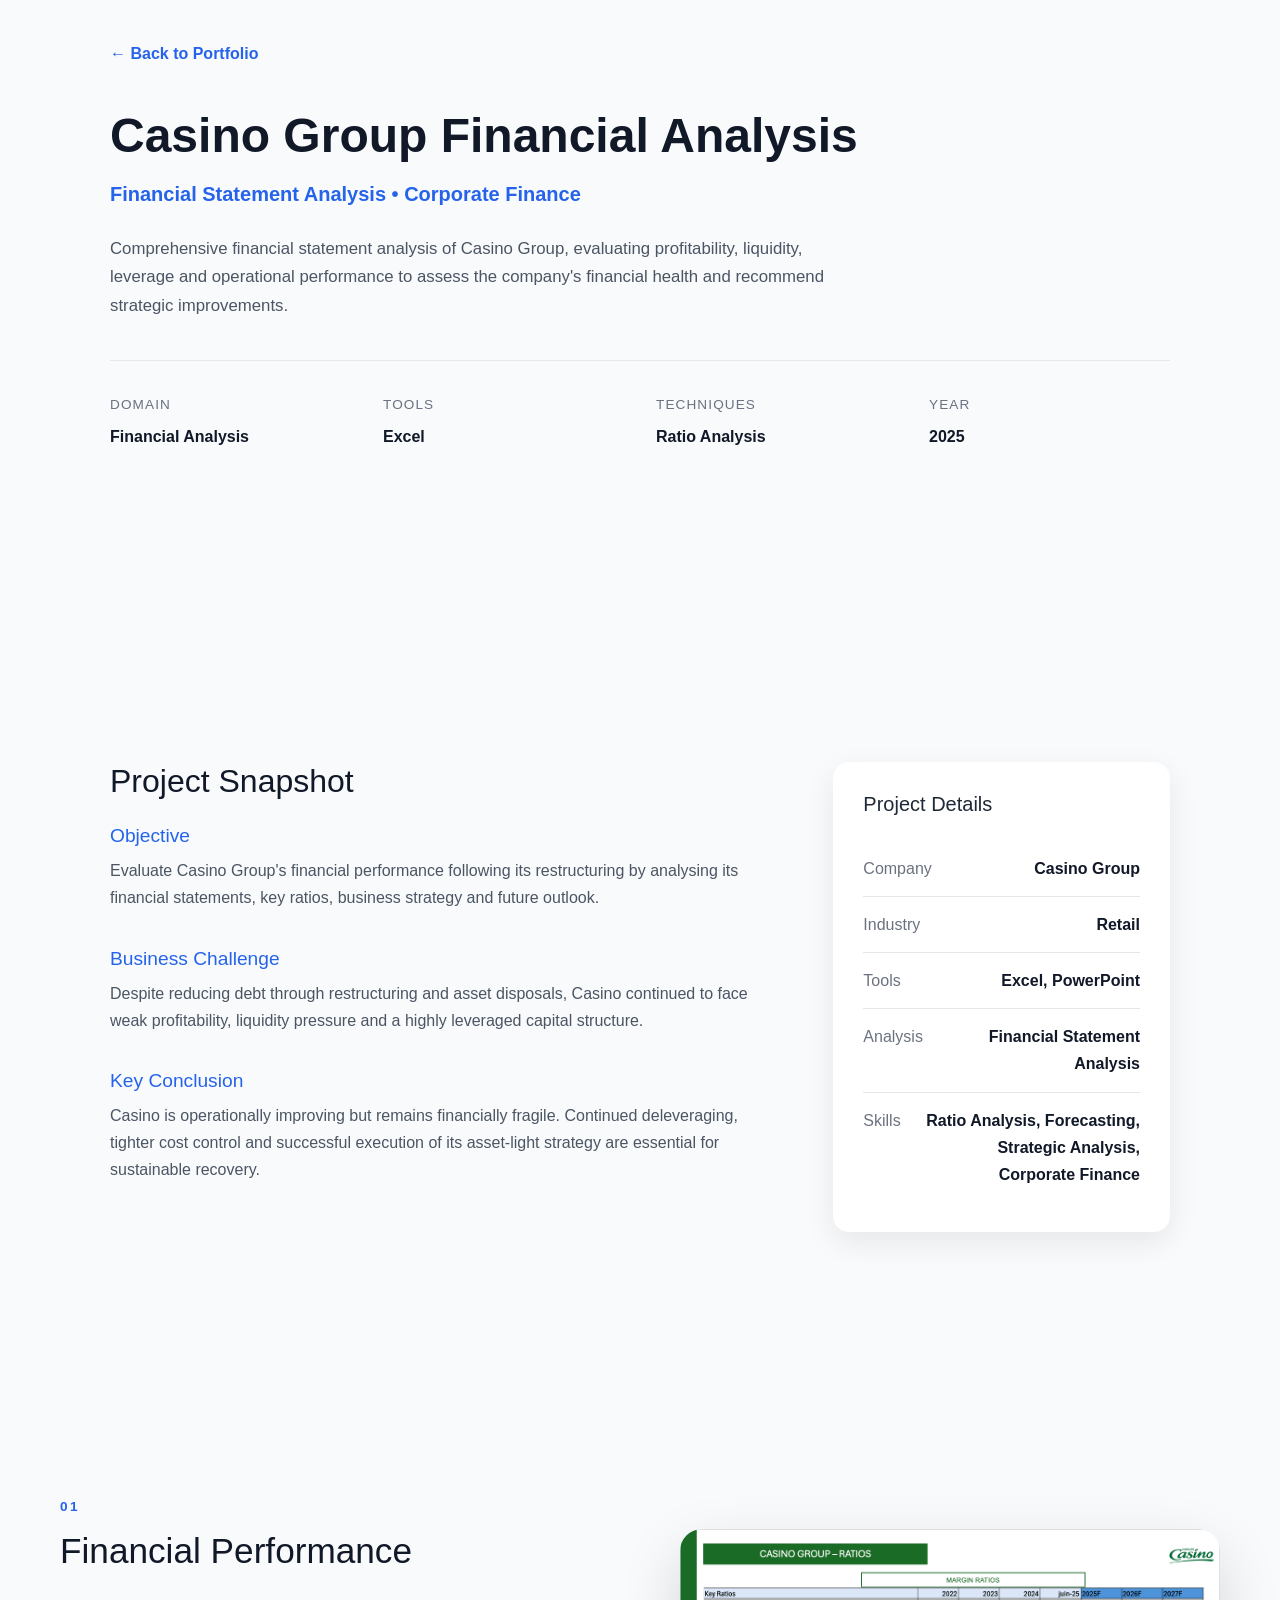
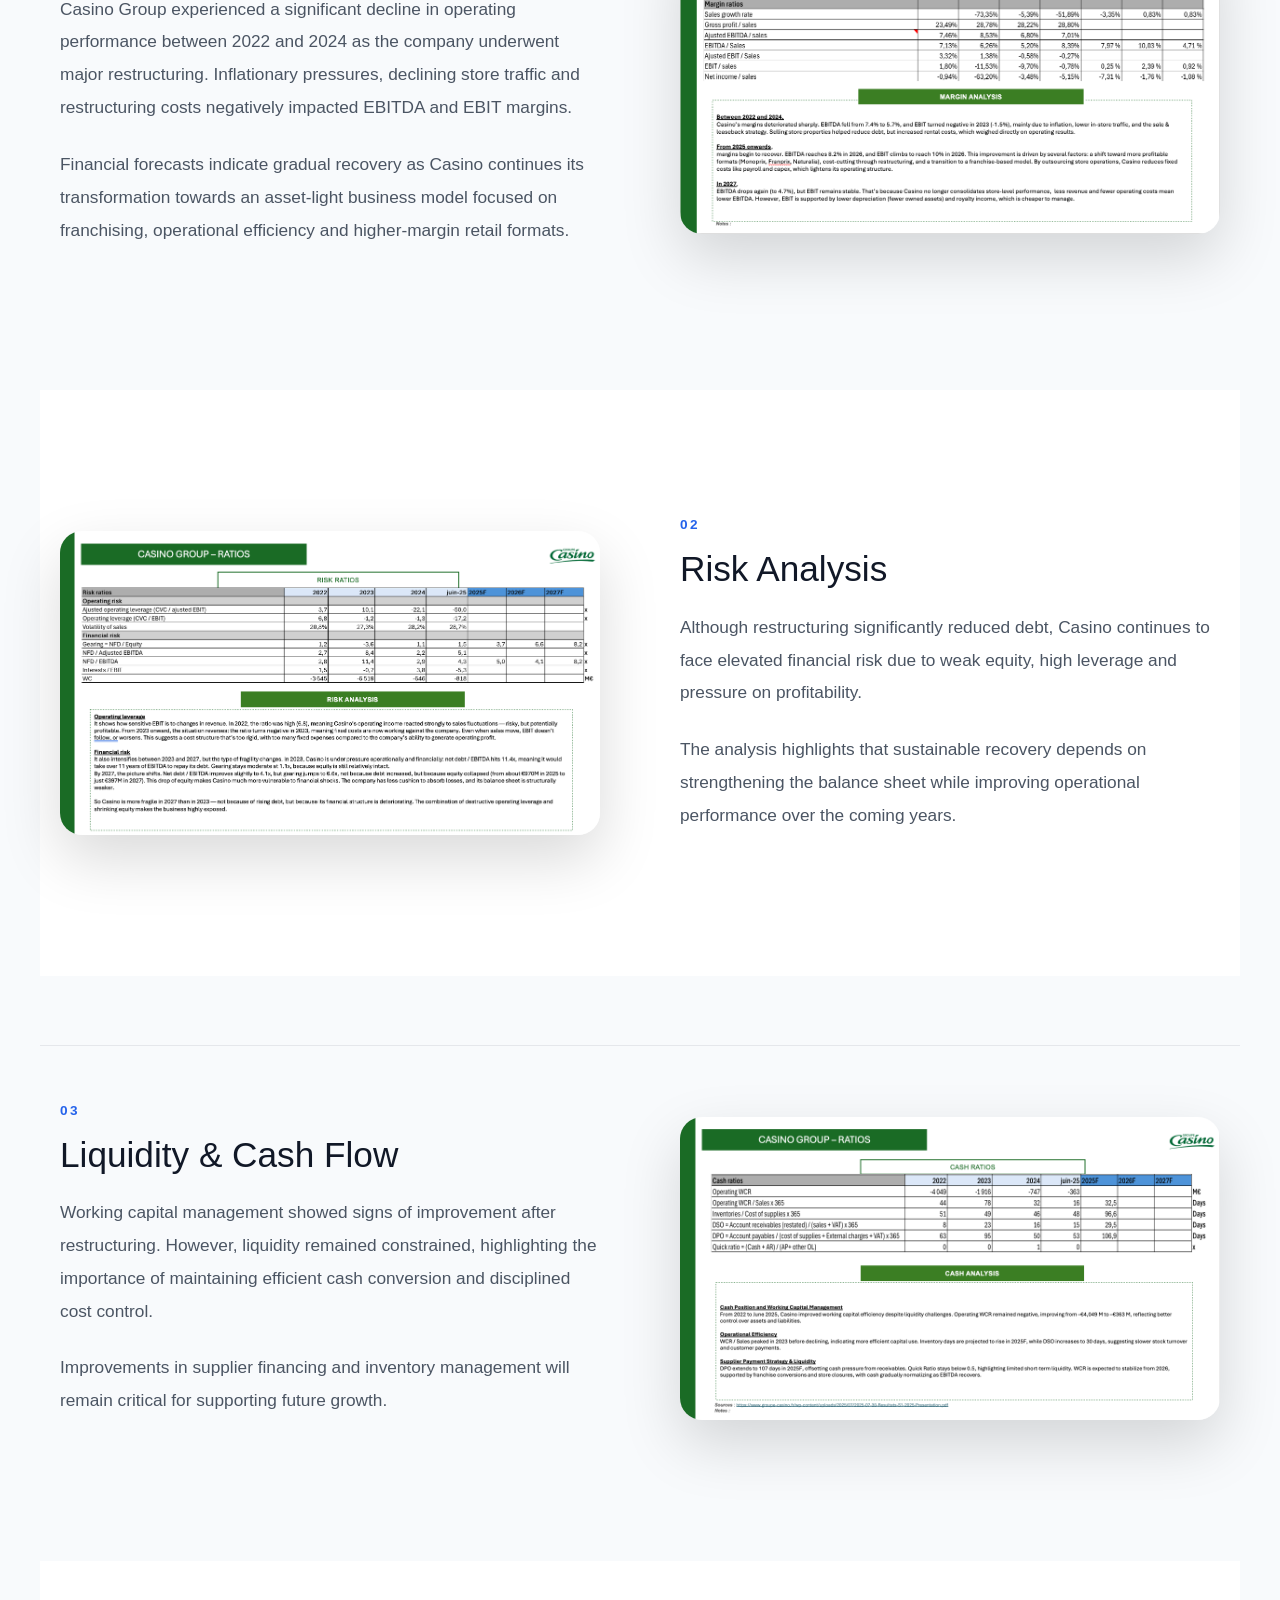
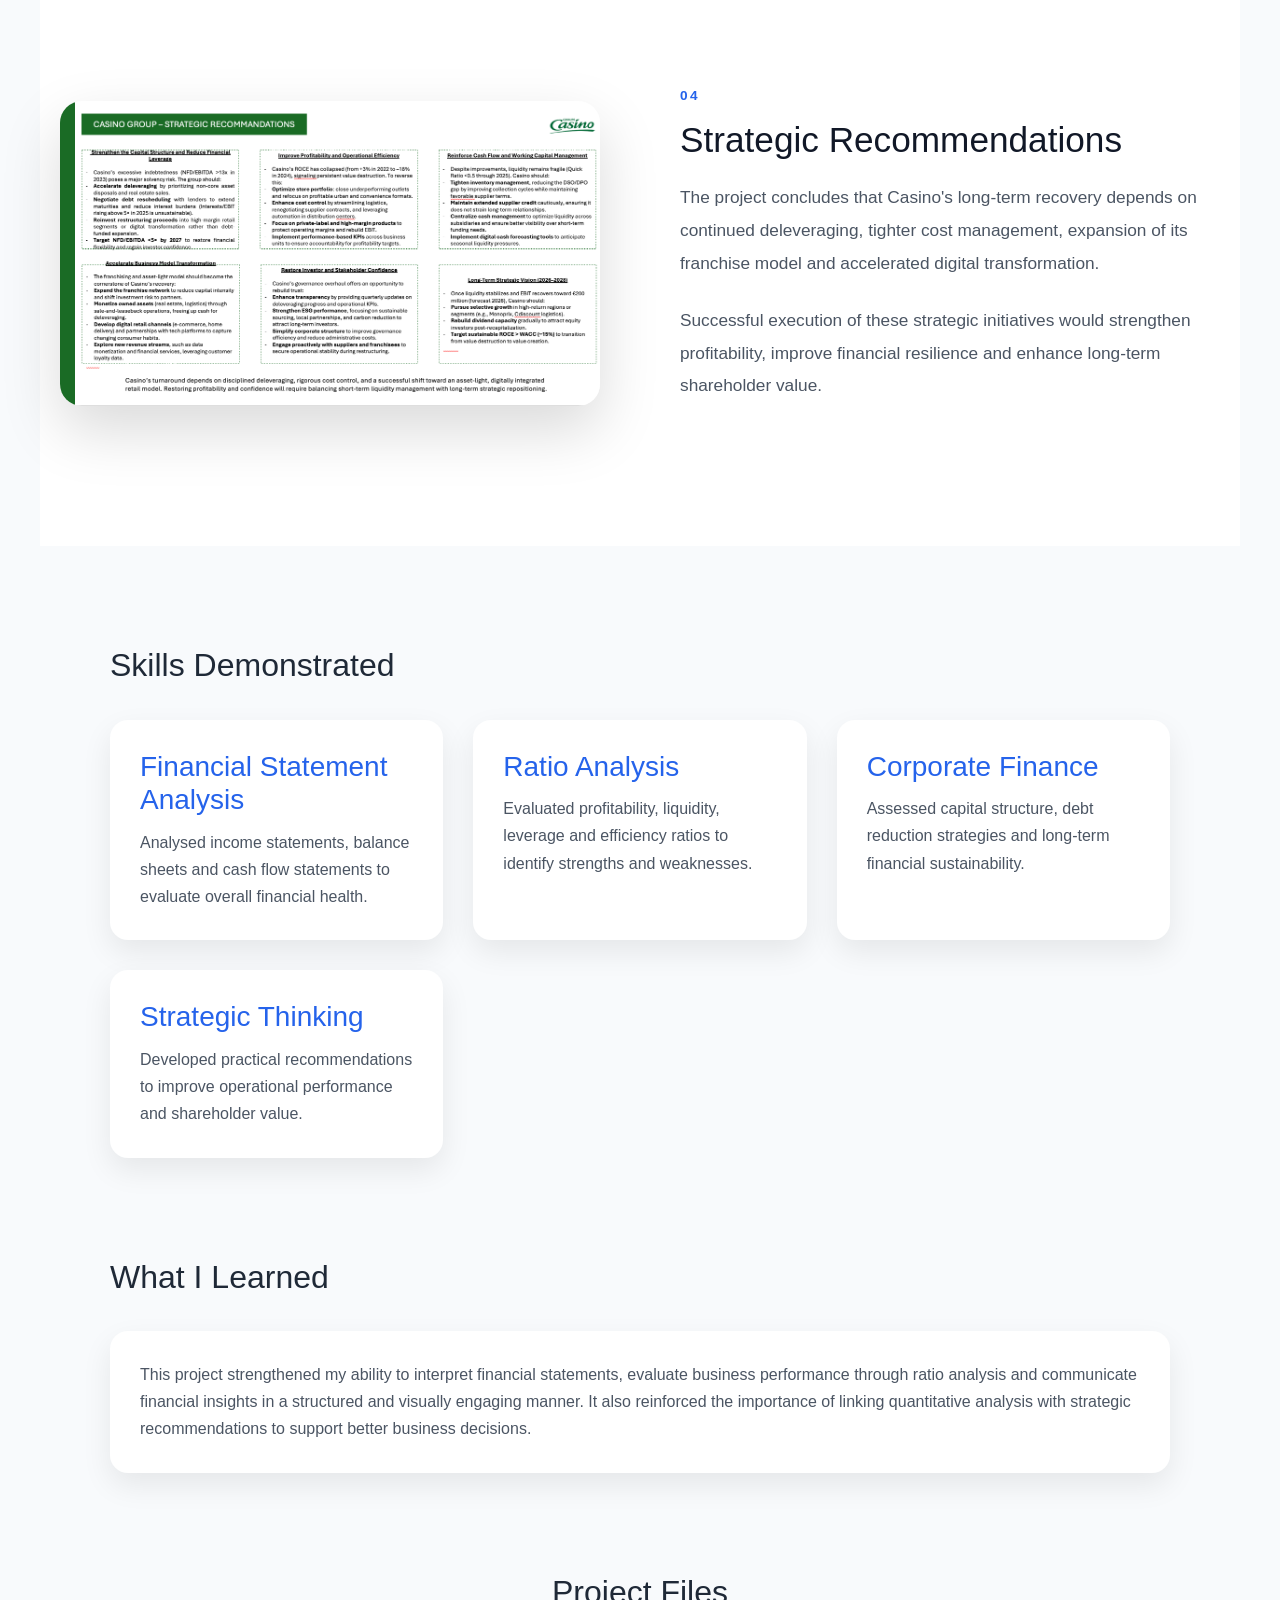
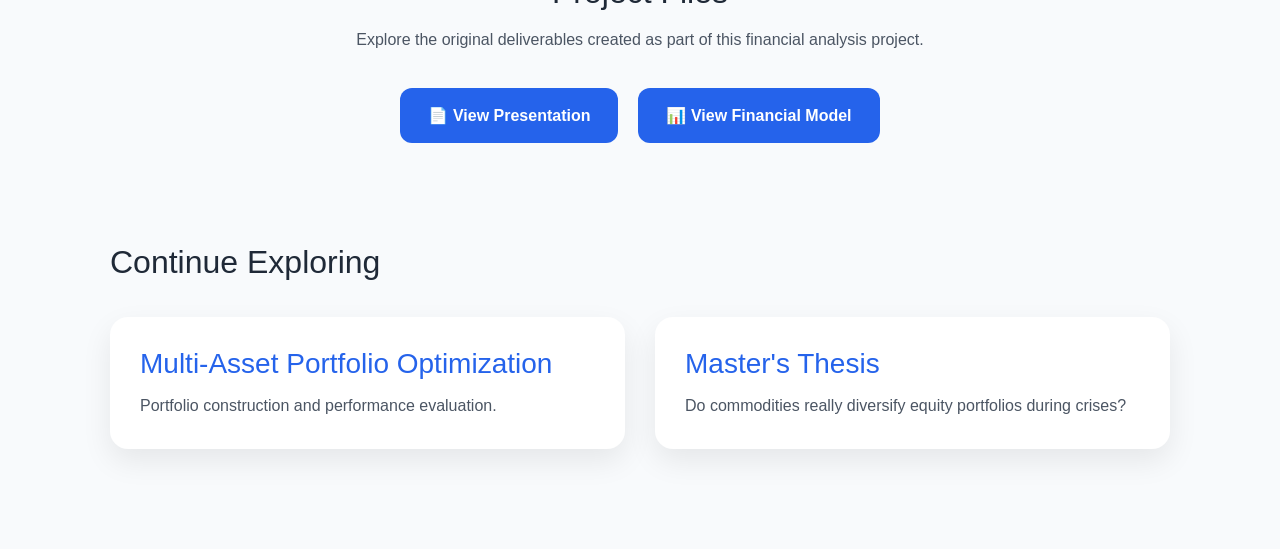
<file: projects/casino-group.html>
<!DOCTYPE html>
<html lang="en">

<head>

    <meta charset="UTF-8">
    <meta name="viewport" content="width=device-width, initial-scale=1.0">

    <title>Casino Group Financial Analysis | Archie Kasliwal</title>

    <!-- Bootstrap -->
    <link href="https://cdn.jsdelivr.net/npm/bootstrap@5.3.7/dist/css/bootstrap.min.css" rel="stylesheet">

    <!-- Project CSS -->
    <link rel="stylesheet" href="project.css">

</head>

<body>

    <!-- =========================
         Navigation
    ========================== -->

    <nav class="project-nav">

        <a href="../index.html">← Back to Portfolio</a>

    </nav>

    <!-- =========================
         Hero
    ========================== -->

    <section class="project-hero">

        <h1>Casino Group Financial Analysis</h1>

        <p class="project-subtitle">
            Financial Statement Analysis • Corporate Finance
        </p>

        <p class="project-description">
            Comprehensive financial statement analysis of Casino Group,
            evaluating profitability, liquidity, leverage and operational
            performance to assess the company's financial health and
            recommend strategic improvements.
        </p>

        <div class="project-meta">

            <div class="meta-item">
                <span class="meta-label">Domain</span>
                <span class="meta-value">Financial Analysis</span>
            </div>

            <div class="meta-item">
                <span class="meta-label">Tools</span>
                <span class="meta-value">Excel</span>
            </div>

            <div class="meta-item">
                <span class="meta-label">Techniques</span>
                <span class="meta-value">Ratio Analysis</span>
            </div>

            <div class="meta-item">
                <span class="meta-label">Year</span>
                <span class="meta-value">2025</span>
            </div>

        </div>

    </section>

    <!-- =========================
         Project Overview
    ========================== -->

    <section class="project-overview">

        <div class="overview-content">

            <!-- LEFT COLUMN -->

            <div class="overview-left">

                <h2>Project Snapshot</h2>

                <div class="snapshot-item">

                    <h3>Objective</h3>

                    <p>
                        Evaluate Casino Group's financial performance
                        following its restructuring by analysing its
                        financial statements, key ratios, business
                        strategy and future outlook.
                    </p>

                </div>

                <div class="snapshot-item">

                    <h3>Business Challenge</h3>

                    <p>
                        Despite reducing debt through restructuring and
                        asset disposals, Casino continued to face weak
                        profitability, liquidity pressure and a highly
                        leveraged capital structure.
                    </p>

                </div>

                <div class="snapshot-item">

                    <h3>Key Conclusion</h3>

                    <p>
                        Casino is operationally improving but remains
                        financially fragile. Continued deleveraging,
                        tighter cost control and successful execution
                        of its asset-light strategy are essential for
                        sustainable recovery.
                    </p>

                </div>

            </div>

            <!-- RIGHT COLUMN -->

            <div class="overview-right">

                <div class="info-card">

                    <h3>Project Details</h3>

                    <div class="detail-row">
                        <span>Company</span>
                        <strong>Casino Group</strong>
                    </div>

                    <div class="detail-row">
                        <span>Industry</span>
                        <strong>Retail</strong>
                    </div>

                    <div class="detail-row">
                        <span>Tools</span>
                        <strong>Excel, PowerPoint</strong>
                    </div>

                    <div class="detail-row">
                        <span>Analysis</span>
                        <strong>Financial Statement Analysis</strong>
                    </div>

                    <div class="detail-row">
                        <span>Skills</span>
                        <strong>
                            Ratio Analysis,
                            Forecasting,
                            Strategic Analysis,
                            Corporate Finance
                        </strong>
                    </div>

                </div>

            </div>

        </div>

    </section>

    <!-- NEXT SECTION STARTS HERE -->
<!-- =========================
     Financial Performance
========================== -->

<section class="analysis-section">

    <div class="analysis-text">

        <span class="section-number">01</span>

        <h2>Financial Performance</h2>

        <p>
            Casino Group experienced a significant decline in operating
            performance between 2022 and 2024 as the company underwent
            major restructuring. Inflationary pressures, declining store
            traffic and restructuring costs negatively impacted EBITDA
            and EBIT margins.
        </p>

        <p>
            Financial forecasts indicate gradual recovery as Casino
            continues its transformation towards an asset-light business
            model focused on franchising, operational efficiency and
            higher-margin retail formats.
        </p>

    </div>

    <div class="analysis-chart">
        <a href="../assets/images/casino-margin-analysis.png"
            target="_blank">

            <img src="../assets/images/casino-margin-analysis.png"
                alt="Casino Group Margin Analysis">

        </a>

    </div>

</section>

<!-- =========================
     Risk Analysis
========================== -->

<section class="analysis-section reverse">

   <div class="analysis-chart">

    <a href="../assets/images/casino-risk-analysis.png"
       target="_blank">

        <img src="../assets/images/casino-risk-analysis.png"
             alt="Casino Group Risk Analysis">

    </a>

</div>

    <div class="analysis-text">

        <span class="section-number">02</span>

        <h2>Risk Analysis</h2>

        <p>
            Although restructuring significantly reduced debt, Casino
            continues to face elevated financial risk due to weak equity,
            high leverage and pressure on profitability.
        </p>

        <p>
            The analysis highlights that sustainable recovery depends on
            strengthening the balance sheet while improving operational
            performance over the coming years.
        </p>

    </div>

</section>

<!-- =========================
     Liquidity & Cash Flow
========================== -->

<section class="analysis-section">

    <div class="analysis-text">

        <span class="section-number">03</span>

        <h2>Liquidity & Cash Flow</h2>

        <p>
            Working capital management showed signs of improvement after
            restructuring. However, liquidity remained constrained,
            highlighting the importance of maintaining efficient cash
            conversion and disciplined cost control.
        </p>

        <p>
            Improvements in supplier financing and inventory management
            will remain critical for supporting future growth.
        </p>

    </div>

    <div class="analysis-chart">

    <a href="../assets/images/casino-cash-analysis.png"
       target="_blank">

        <img src="../assets/images/casino-cash-analysis.png"
             alt="Casino Group Cash Analysis">

    </a>

</div>

</section>

<!-- =========================
     Strategic Recommendations
========================== -->

<section class="analysis-section reverse last-section">

   <div class="analysis-chart">

    <a href="../assets/images/casino-strategic-recommendations.png"
       target="_blank">

        <img src="../assets/images/casino-strategic-recommendations.png"
             alt="Casino Group Strategic Recommendations">

    </a>

</div>

    <div class="analysis-text">

        <span class="section-number">04</span>

        <h2>Strategic Recommendations</h2>

        <p>
            The project concludes that Casino's long-term recovery
            depends on continued deleveraging, tighter cost management,
            expansion of its franchise model and accelerated digital
            transformation.
        </p>

        <p>
            Successful execution of these strategic initiatives would
            strengthen profitability, improve financial resilience and
            enhance long-term shareholder value.
        </p>

    </div>

</section>

<!-- =========================
     Skills Demonstrated
========================== -->

<section class="skills-section">

    <h2>Skills Demonstrated</h2>

    <div class="skills-grid">

        <div class="skill-card">
            <h3>Financial Statement Analysis</h3>
            <p>Analysed income statements, balance sheets and cash flow statements to evaluate overall financial health.</p>
        </div>

        <div class="skill-card">
            <h3>Ratio Analysis</h3>
            <p>Evaluated profitability, liquidity, leverage and efficiency ratios to identify strengths and weaknesses.</p>
        </div>

        <div class="skill-card">
            <h3>Corporate Finance</h3>
            <p>Assessed capital structure, debt reduction strategies and long-term financial sustainability.</p>
        </div>

        <div class="skill-card">
            <h3>Strategic Thinking</h3>
            <p>Developed practical recommendations to improve operational performance and shareholder value.</p>
        </div>

    </div>

</section>

<!-- =========================
     Project Takeaways
========================== -->

<section class="takeaways-section">

    <h2>What I Learned</h2>

    <div class="takeaway-card">

       <p>
            This project strengthened my ability to interpret financial statements,
            evaluate business performance through ratio analysis and communicate
            financial insights in a structured and visually engaging manner.
            It also reinforced the importance of linking quantitative analysis
            with strategic recommendations to support better business decisions.
        </p>

    </div>

</section>

<!-- =========================
     Downloads
========================== -->

<section class="downloads-section">

    <h2>Project Files</h2>

    <p>
        Explore the original deliverables created as part of this financial
        analysis project.
    </p>

    <div class="download-buttons">

        <a href="../assets/files/Casino Group Presentation.pdf"
           class="download-btn"
           target="_blank">

            📄 View Presentation

        </a>

        <a href="../assets/files/Casino Group Excel.xlsx"
           class="download-btn"
           target="_blank">

            📊 View Financial Model

        </a>

    </div>

</section>

<!-- =========================
     Related Projects
========================== -->

<section class="related-projects">

    <h2>Continue Exploring</h2>

    <div class="related-grid">

        <a href="portfolio.html" class="related-card">
            <h3>Multi-Asset Portfolio Optimization</h3>
            <p>Portfolio construction and performance evaluation.</p>
        </a>

        <a href="thesis.html" class="related-card">
            <h3>Master's Thesis</h3>
            <p>Do commodities really diversify equity portfolios during crises?</p>
        </a>

    </div>

</section>

</body>
</html>
</file>
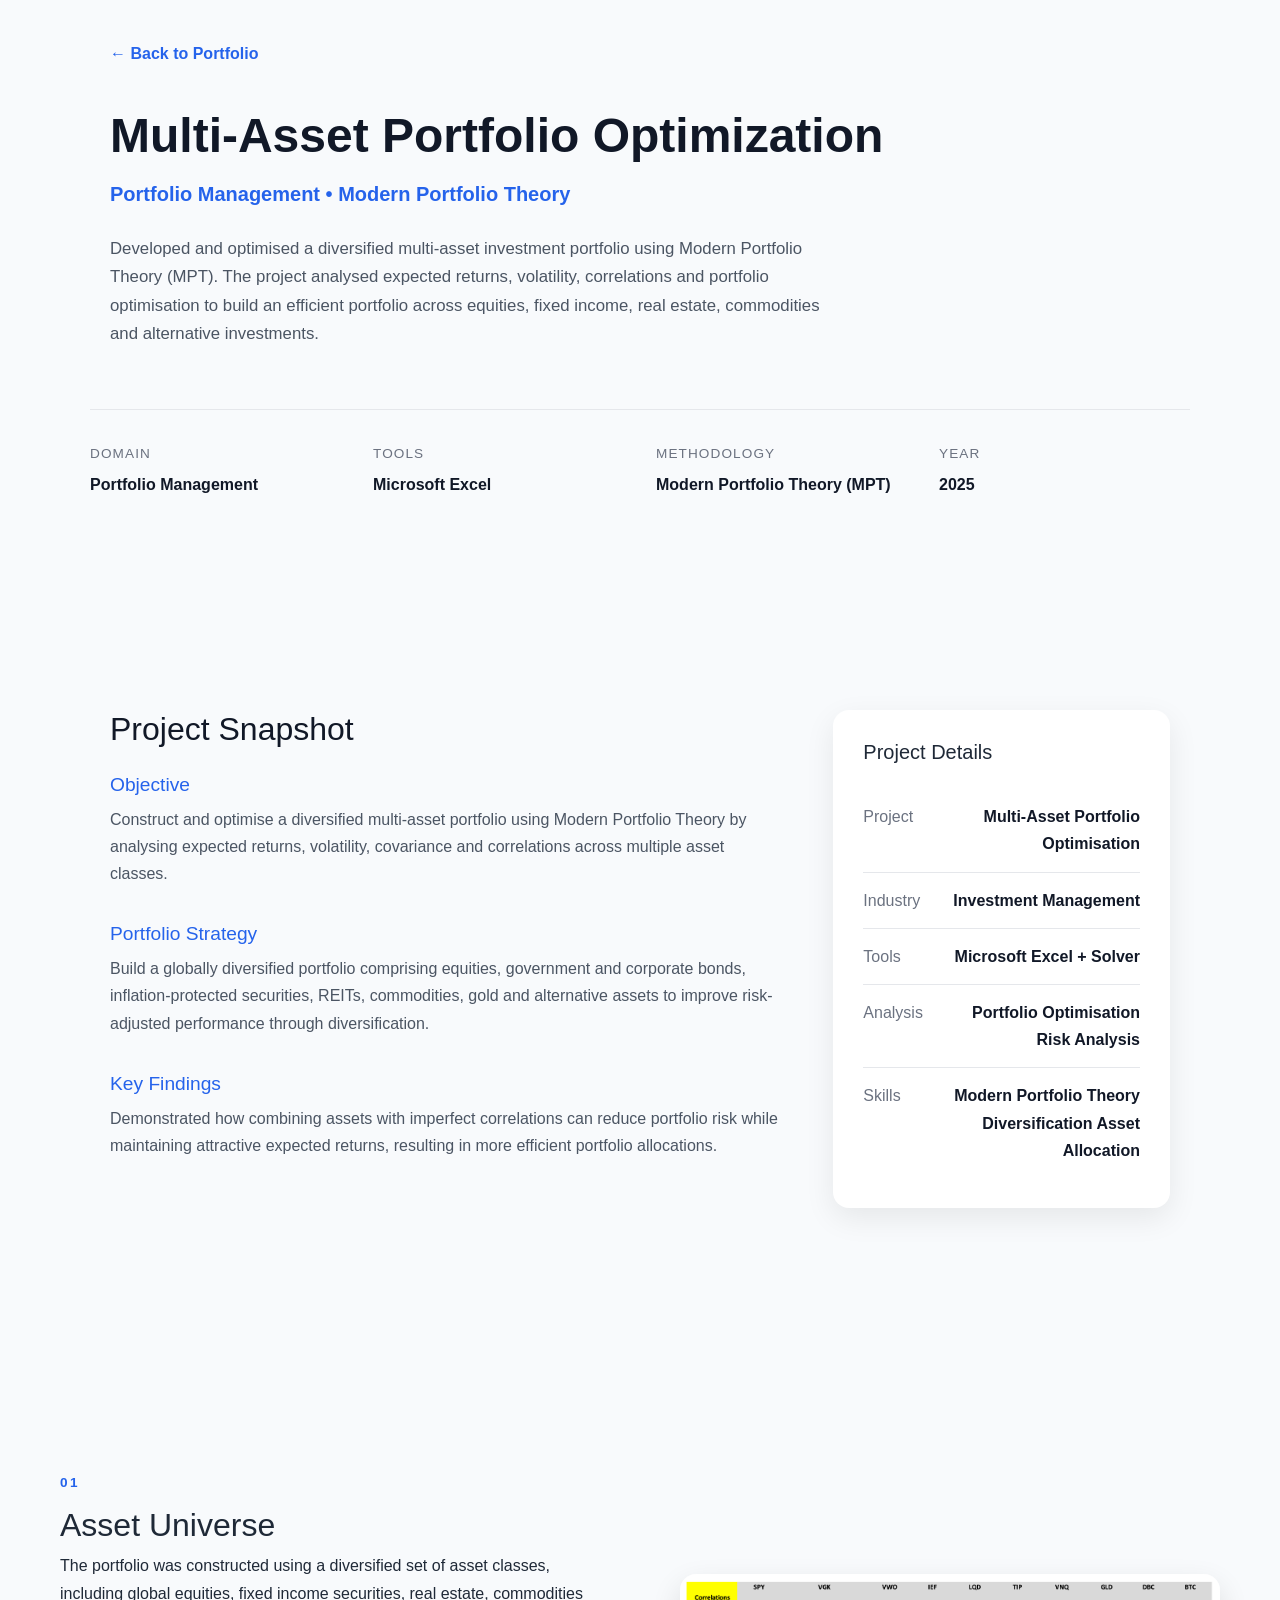
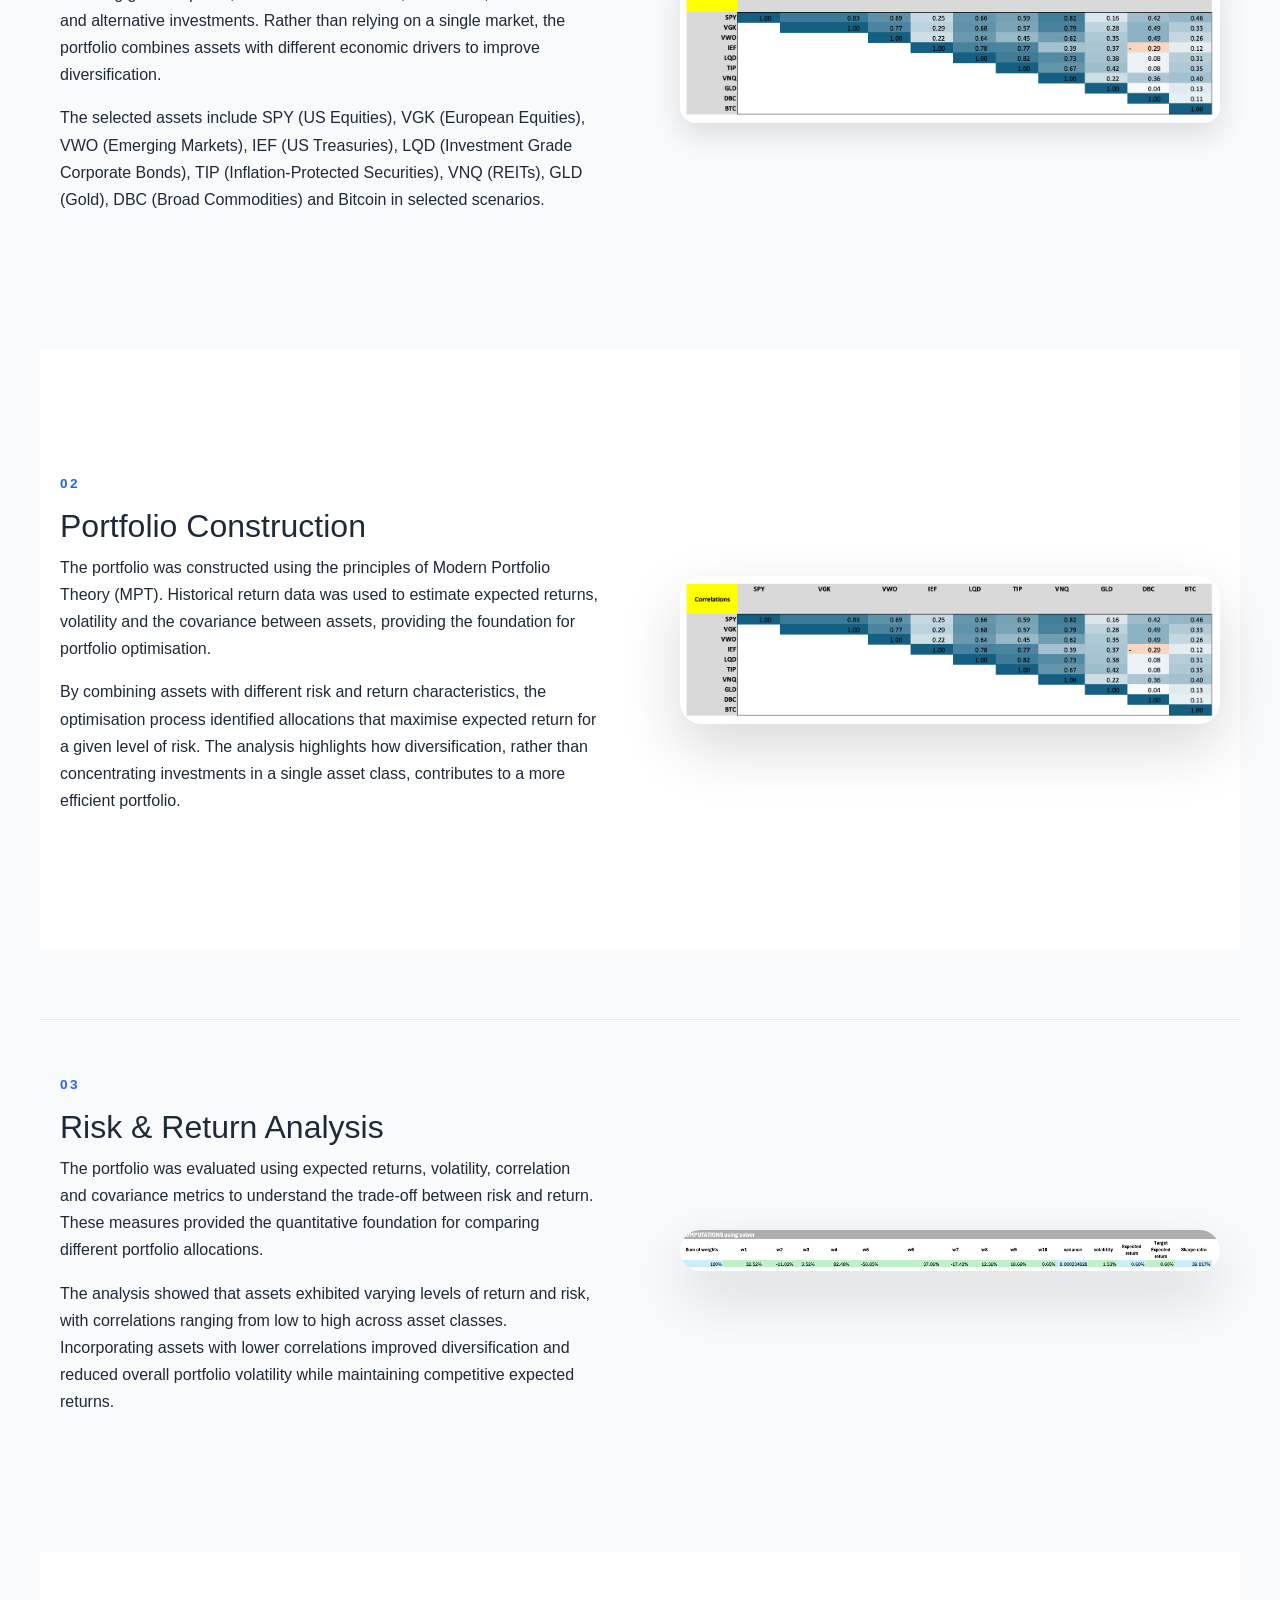
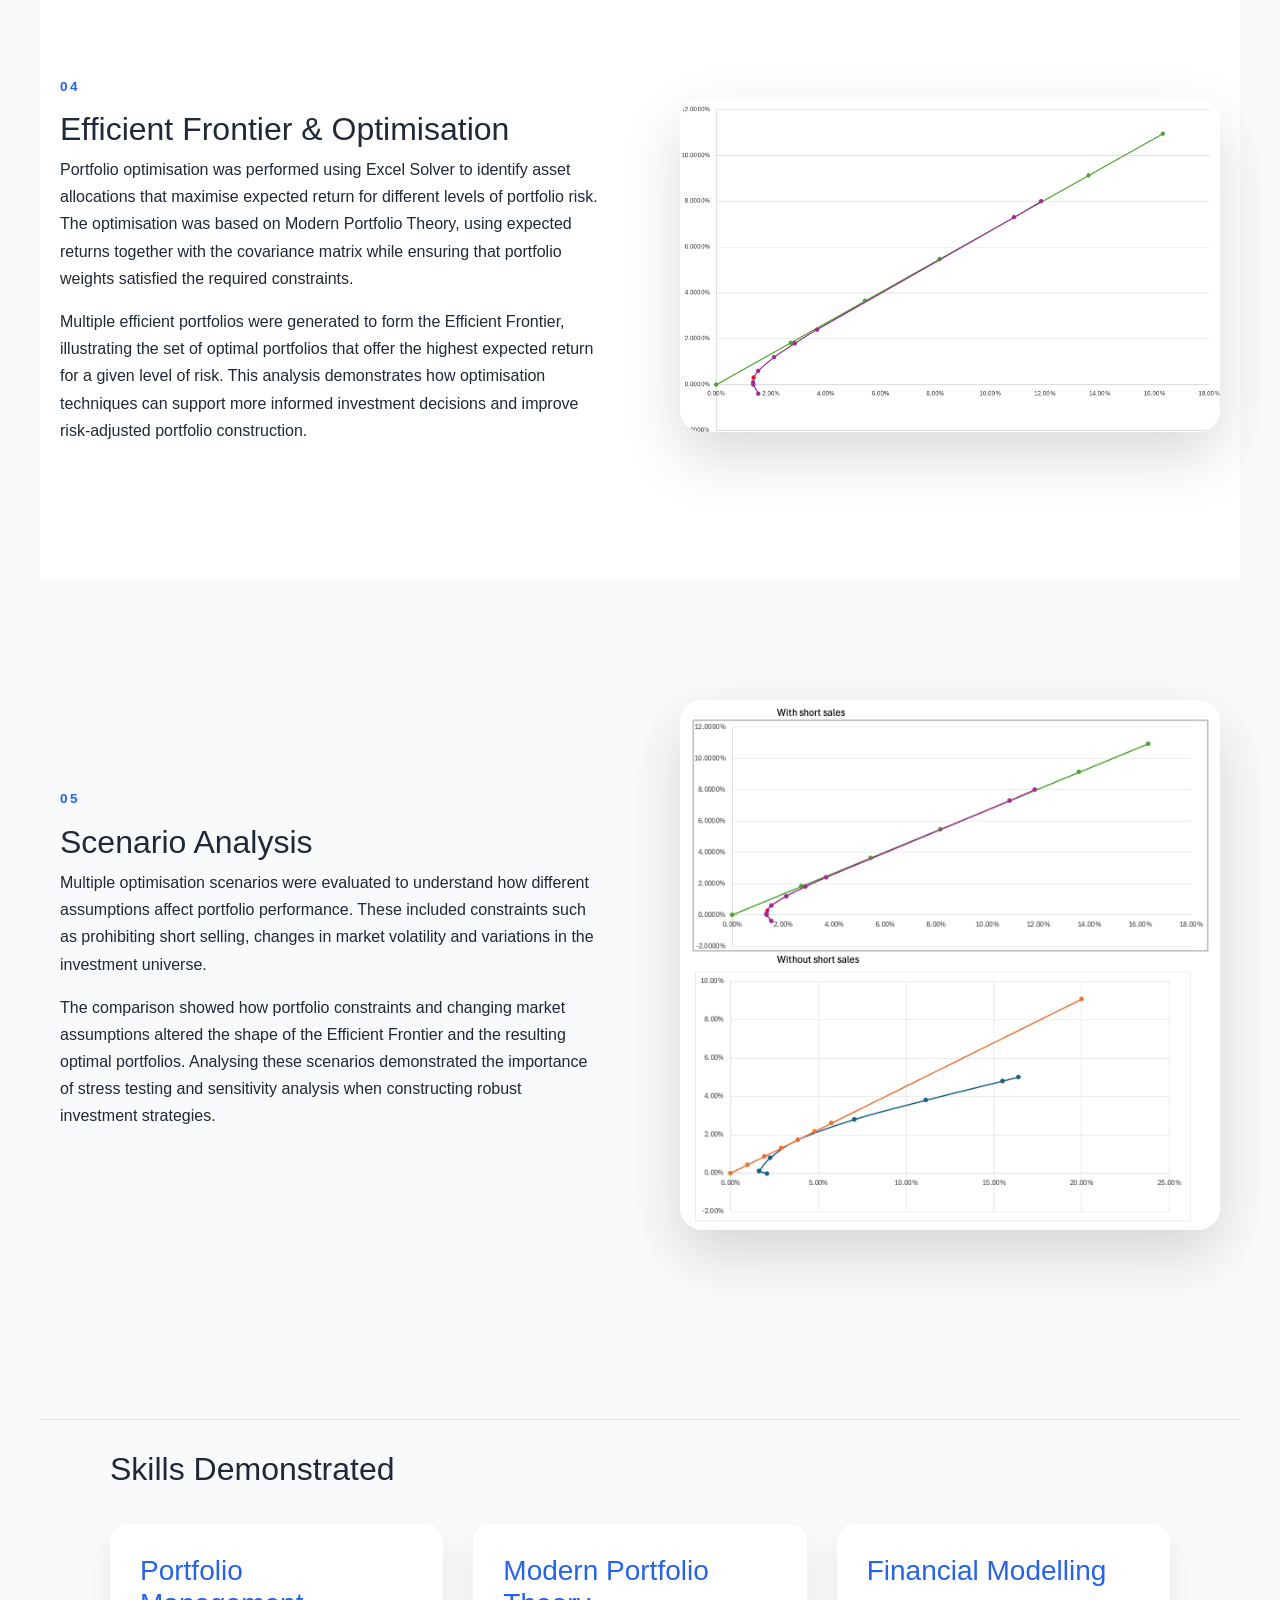
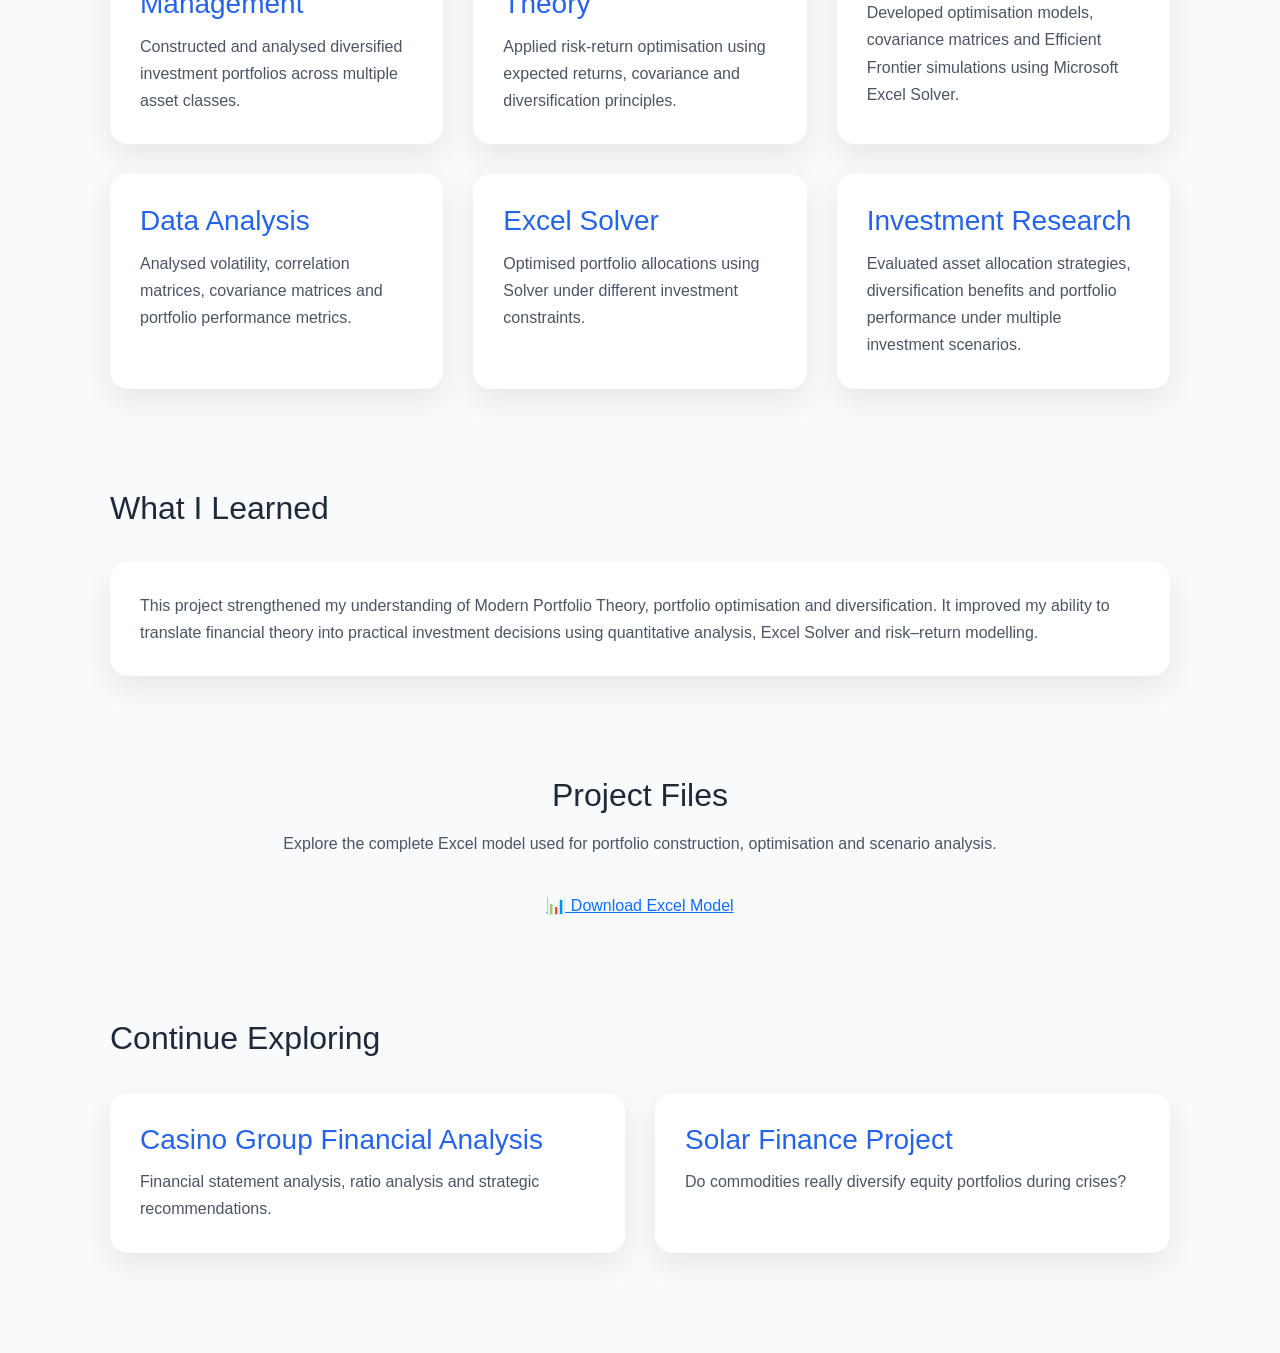
<file: projects/portfolio.html>
<!DOCTYPE html>
<html lang="en">

<head>

    <meta charset="UTF-8">
    <meta name="viewport" content="width=device-width, initial-scale=1.0">

    <title>Multi-Asset Portfolio Optimization | Archie Kasliwal</title>

    <!-- Bootstrap -->
    <link href="https://cdn.jsdelivr.net/npm/bootstrap@5.3.7/dist/css/bootstrap.min.css" rel="stylesheet">

    <!-- Project CSS -->
    <link rel="stylesheet" href="project.css">

</head>

<body>

    <!-- =========================
         Navigation
    ========================== -->

    <nav class="project-nav">

        <a href="../index.html">← Back to Portfolio</a>

    </nav>

    <!-- =========================
         Hero
    ========================== -->

    <section class="project-hero">

        <h1>Multi-Asset Portfolio Optimization</h1>

        <p class="project-subtitle">
            Portfolio Management • Modern Portfolio Theory
        </p>

       <p class="project-description">

            Developed and optimised a diversified multi-asset investment portfolio
            using Modern Portfolio Theory (MPT). The project analysed expected
            returns, volatility, correlations and portfolio optimisation to build
            an efficient portfolio across equities, fixed income, real estate,
            commodities and alternative investments.

        </p>

  
    </section>

    <div class="project-meta">

    <div class="meta-item">
        <span class="meta-label">Domain</span>
        <span class="meta-value">Portfolio Management</span>
    </div>

    <div class="meta-item">
        <span class="meta-label">Tools</span>
        <span class="meta-value">Microsoft Excel</span>
    </div>

    <div class="meta-item">
        <span class="meta-label">Methodology</span>
        <span class="meta-value">Modern Portfolio Theory (MPT)</span>
    </div>

    <div class="meta-item">
        <span class="meta-label">Year</span>
        <span class="meta-value">2025</span>
    </div>

</div>

    <!-- =========================
         Project Overview
    ========================== -->

    <section class="project-overview">

        <div class="overview-content">

            <!-- LEFT COLUMN -->

            <div class="overview-left">

                <h2>Project Snapshot</h2>

                <div class="snapshot-item">
                    <h3>Objective</h3>

                    <p>
                        Construct and optimise a diversified multi-asset portfolio using
                        Modern Portfolio Theory by analysing expected returns, volatility,
                        covariance and correlations across multiple asset classes.
                    </p>
                </div>

                <div class="snapshot-item">
                    <h3>Portfolio Strategy</h3>

                    <p>
                        Build a globally diversified portfolio comprising equities,
                        government and corporate bonds, inflation-protected securities,
                        REITs, commodities, gold and alternative assets to improve
                        risk-adjusted performance through diversification.
                    </p>
                </div>

                <div class="snapshot-item">
                    <h3>Key Findings</h3>

                    <p>
                        Demonstrated how combining assets with imperfect correlations can
                        reduce portfolio risk while maintaining attractive expected returns,
                        resulting in more efficient portfolio allocations.
                    </p>
                </div>

            </div>

            <!-- RIGHT COLUMN -->

            <div class="overview-right">

                <div class="info-card">

                    <h3>Project Details</h3>

                    <div class="detail-row">
                        <span>Project</span>
                        <strong>Multi-Asset Portfolio Optimisation</strong>
                    </div>

                    <div class="detail-row">
                        <span>Industry</span>
                        <strong>Investment Management</strong>
                    </div>

                    <div class="detail-row">
                        <span>Tools</span>
                        <strong>Microsoft Excel + Solver</strong>
                    </div>

                    <div class="detail-row">
                        <span>Analysis</span>
                        <strong>Portfolio Optimisation
                            Risk Analysis
                        </strong>
                    </div>

                    <div class="detail-row">
                        <span>Skills</span>
                        <strong>
                            Modern Portfolio Theory
                            Diversification
                            Asset Allocation
                        </strong>
                    </div>

                </div>

            </div>

        </div>

    </section>

    <!-- NEXT SECTION STARTS HERE -->

<!-- 01 Asset Universe -->

<section class="analysis-section asset-universe-section">
    <div class="analysis-content">

        <span class="section-number">01</span>

        <h2>Asset Universe</h2>

        <p>
            The portfolio was constructed using a diversified set of asset
            classes, including global equities, fixed income securities,
            real estate, commodities and alternative investments. Rather
            than relying on a single market, the portfolio combines assets
            with different economic drivers to improve diversification.
        </p>

        <p>
            The selected assets include SPY (US Equities), VGK (European
            Equities), VWO (Emerging Markets), IEF (US Treasuries), LQD
            (Investment Grade Corporate Bonds), TIP (Inflation-Protected
            Securities), VNQ (REITs), GLD (Gold), DBC (Broad Commodities)
            and Bitcoin in selected scenarios.
        </p>

    </div>

    <div class="analysis-chart asset-universe-chart">
        <a href="../assets/images/portfolio-correlation-matrix.png" target="_blank">
            <img
                src="../assets/images/portfolio-correlation-matrix.png"
                alt="Portfolio asset correlation matrix"
            >
        </a>
    </div>
</section>

<!-- 02 Portfolio Optimisation Framework -->

<section class="analysis-section reverse">

   <div class="analysis-chart">

    <a href="../assets/images/portfolio-correlation-matrix.png"
   target="_blank">

    <img src="../assets/images/portfolio-correlation-matrix.png"
         alt="Portfolio Correlation Matrix"
         class="correlation-matrix">

</a>

</div>

    <div class="analysis-content">

    <span class="section-number">02</span>

    <h2>Portfolio Construction</h2>

    <p>
        The portfolio was constructed using the principles of Modern
        Portfolio Theory (MPT). Historical return data was used to estimate
        expected returns, volatility and the covariance between assets,
        providing the foundation for portfolio optimisation.
    </p>

    <p>
        By combining assets with different risk and return characteristics,
        the optimisation process identified allocations that maximise
        expected return for a given level of risk. The analysis highlights
        how diversification, rather than concentrating investments in a
        single asset class, contributes to a more efficient portfolio.
    </p>

</div>

</section>

<!-- 03 Risk & Return Analysis -->

<section class="analysis-section">

    <div class="analysis-content">

    <span class="section-number">03</span>

    <h2>Risk & Return Analysis</h2>

    <p>
        The portfolio was evaluated using expected returns, volatility,
        correlation and covariance metrics to understand the trade-off
        between risk and return. These measures provided the quantitative
        foundation for comparing different portfolio allocations.
    </p>

    <p>
        The analysis showed that assets exhibited varying levels of return
        and risk, with correlations ranging from low to high across asset
        classes. Incorporating assets with lower correlations improved
        diversification and reduced overall portfolio volatility while
        maintaining competitive expected returns.
    </p>

</div>

    <div class="analysis-chart">

    <a href="../assets/images/portfolio-risk-return.png"
   target="_blank">

    <img src="../assets/images/portfolio-risk-return.png"
         alt="Portfolio Risk and Return">

</a>

</div>

</section>

<!-- 04 Efficient Frontier & Optimisation -->

<section class="analysis-section reverse last-section">

   <div class="analysis-chart">

   <a href="../assets/images/portfolio-efficient-frontier.png"
   target="_blank">

    <img src="../assets/images/portfolio-efficient-frontier.png"
         alt="Efficient Frontier">

</a>

</div>

   <div class="analysis-content">

    <span class="section-number">04</span>

    <h2>Efficient Frontier & Optimisation</h2>

    <p>
        Portfolio optimisation was performed using Excel Solver to identify
        asset allocations that maximise expected return for different levels
        of portfolio risk. The optimisation was based on Modern Portfolio
        Theory, using expected returns together with the covariance matrix
        while ensuring that portfolio weights satisfied the required
        constraints.
    </p>

    <p>
        Multiple efficient portfolios were generated to form the Efficient
        Frontier, illustrating the set of optimal portfolios that offer the
        highest expected return for a given level of risk. This analysis
        demonstrates how optimisation techniques can support more informed
        investment decisions and improve risk-adjusted portfolio
        construction.
    </p>

</div>

</section>

<!-- 05 Scenario Analysis -->

<section class="analysis-section">

    <div class="analysis-content">

    <span class="section-number">05</span>

    <h2>Scenario Analysis</h2>

  <p>
    Multiple optimisation scenarios were evaluated to understand how
    different assumptions affect portfolio performance. These included
    constraints such as prohibiting short selling, changes in market
    volatility and variations in the investment universe.
</p>

<p>
The comparison showed how portfolio constraints and changing market assumptions altered the shape of the Efficient Frontier and the resulting optimal portfolios. Analysing these scenarios demonstrated the importance of stress testing and sensitivity analysis when constructing robust investment strategies.
</p>

</div>

 <div class="analysis-chart">

    <a href="../assets/images/portfolio-scenario-analysis.png" target="_blank">
        <img
            src="../assets/images/portfolio-scenario-analysis.png"
            alt="Portfolio Scenario Analysis"
        >
    </a>

</div>
</div>

</section>

<!-- =========================
     Skills Demonstrated
========================== -->

<section class="skills-section">

    <h2>Skills Demonstrated</h2>

    <div class="skills-grid">

        <div class="skill-card">
            <h3>Portfolio Management</h3>
            <p>Constructed and analysed diversified investment portfolios across multiple asset classes.</p>
        </div>

        <div class="skill-card">
            <h3>Modern Portfolio Theory</h3>
            <p>Applied risk-return optimisation using expected returns, covariance and diversification principles.</p>
        </div>

        <div class="skill-card">
            <h3>Financial Modelling</h3>
            <p>Developed optimisation models, covariance matrices and Efficient Frontier simulations using Microsoft Excel Solver.</p>
        </div>

        <div class="skill-card">
            <h3>Data Analysis</h3>
            <p>Analysed volatility, correlation matrices, covariance matrices and portfolio performance metrics.</p>
        </div>

        <div class="skill-card">
            <h3>Excel Solver</h3>
            <p>Optimised portfolio allocations using Solver under different investment constraints.</p>
        </div>

        <div class="skill-card">
            <h3>Investment Research</h3>
            <p>Evaluated asset allocation strategies, diversification benefits and portfolio performance under multiple investment scenarios.</p>
        </div>

    </div>

</section>

<!-- =========================
     Project Takeaways
========================== -->

<section class="takeaways-section">

    <h2>What I Learned</h2>

    <div class="takeaway-card">

       <p>
            This project strengthened my understanding of Modern Portfolio Theory, portfolio optimisation and diversification. It improved my ability to translate financial theory into practical investment decisions using quantitative analysis, Excel Solver and risk–return modelling.
        </p>

    </div>

</section>

<!-- =========================
     Downloads
========================== -->

<section class="downloads-section">

    <h2>Project Files</h2>

    <p>
        Explore the complete Excel model used for portfolio construction,
        optimisation and scenario analysis.
    </p>

    <div class="download-buttons">

        <a href="../assets/documents/Portfolio Management Groupwork.xlsx"
           class="btn-primary"
           download>

            📊 Download Excel Model

        </a>

    </div>

</section>

<!-- =========================
     Related Projects
========================== -->

<section class="related-projects">

    <h2>Continue Exploring</h2>

    <div class="related-grid">

        <a href="casino-group.html" class="related-card">
           <h3>Casino Group Financial Analysis</h3>

            <p>Financial statement analysis, ratio analysis and strategic recommendations.</p>
        </a>

         <a href="solar-finance.html" class="related-card">
            <h3>Solar Finance Project</h3>
            <p>Do commodities really diversify equity portfolios during crises?</p>
        </a>

    </div>

</section>

</body>
</html>
</file>
<file: projects/project.css>
/* ---------- General ---------- */

body{
    font-family: 'Inter', sans-serif;
    background:#f8fafc;
    color:#1f2937;
    margin:0;
    line-height:1.7;
}

.project-nav{
    max-width:1100px;
    margin:40px auto 20px;
    padding:0 20px;
}

.project-nav a{
    text-decoration:none;
    color:#2563eb;
    font-weight:600;
    transition:.3s;
}

.project-nav a:hover{
    color:#1d4ed8;
}

/* ---------- Hero ---------- */

.project-hero{
    max-width:1100px;
    margin:0 auto;
    padding:20px;
}

.project-hero h1{
    font-size:3rem;
    font-weight:700;
    margin-bottom:12px;
    color:#111827;
}

.project-subtitle{
    font-size:1.25rem;
    color:#2563eb;
    font-weight:600;
    margin-bottom:24px;
}

.project-description{
    max-width:720px;
    font-size:1.05rem;
    color:#4b5563;
    margin-bottom:40px;
}

/* ---------- Project Meta ---------- */

.project-meta{
    display:grid;
    grid-template-columns:repeat(4,1fr);
    gap:2rem;

    max-width:1100px;
    margin:0 auto 5rem;
    padding:2rem 0;
    border-top:1px solid #e5e7eb;
}

.meta-item{
    display:flex;
    flex-direction:column;
}

.meta-label{
    font-size:.85rem;
    text-transform:uppercase;
    letter-spacing:.08em;
    color:#6b7280;
    margin-bottom:6px;
}

.meta-value{
    font-size:1rem;
    font-weight:600;
    color:#111827;
}

/* ---------- Project Overview ---------- */

.project-overview{
    max-width:1100px;
    margin:80px auto;
    padding:100px 20px 60px;
}

.overview-content{
    display:grid;
    grid-template-columns:2fr 1fr;
    gap:50px;
    align-items:start;
}

.overview-left h2{
    font-size:2rem;
    margin-bottom:24px;
    color:#111827;
}

.overview-left p{
    color:#4b5563;
    margin-bottom:20px;
}

.info-card{
    background:#ffffff;
    padding:30px;
    border-radius:16px;
    box-shadow:0 10px 30px rgba(0,0,0,.08);
}

.info-card h3{
    margin-bottom:25px;
    font-size:1.25rem;
}

.detail-row{
    display:flex;
    justify-content:space-between;
    gap:20px;
    padding:14px 0;
    border-bottom:1px solid #e5e7eb;
}

.detail-row:last-child{
    border-bottom:none;
}

.detail-row span{
    color:#6b7280;
}

.detail-row strong{
    text-align:right;
    color:#111827;
}

.snapshot-item{
    margin-bottom:35px;
}

.snapshot-item h3{
    font-size:1.2rem;
    color:#2563eb;
    margin-bottom:10px;
}

.snapshot-item p{
    color:#4b5563;
    margin:0;
}

.analysis-chart{
    display:flex;
    justify-content:center;
    align-items:center;
}

.analysis-chart img{
    width:100%;
    max-width:700px;
    border-radius:16px;
    box-shadow:0 12px 30px rgba(0,0,0,.12);
    display:block;
}

/* ==========================
   Analysis Sections
========================== */

.analysis-section{

    max-width:1200px;
    margin:0 auto;
    padding:120px 20px;

    display:grid;
    grid-template-columns:1fr 1fr;
    gap:80px;
    align-items:center;

}

.analysis-section:nth-of-type(even){

    background:#ffffff;

}

.analysis-section.reverse{

    grid-template-columns:1fr 1fr;

}

.analysis-text h2{

    font-size:2.2rem;
    margin-bottom:20px;
    color:#111827;

}

.analysis-text p{

    color:#4b5563;

    font-size:1.08rem;

    line-height:1.9;

    margin-bottom:24px;

}

.section-number{

    display:inline-block;

    color:#2563eb;

    font-size:.85rem;

    font-weight:700;

    letter-spacing:.18em;

    margin-bottom:12px;

    text-transform:uppercase;

}

.analysis-chart img{

    width:100%;

    border-radius:22px;

    box-shadow:0 24px 60px rgba(0,0,0,.15);

    transition:.35s;
    max-width: 650px;
    height: auto;
    object-fit: contain;

}

.analysis-chart img:hover{

    transform:translateY(-6px);

}

.reverse .analysis-chart{

    order:1;

}

.reverse .analysis-text{

    order:2;

}

.analysis-section{

    position:relative;

}

.analysis-section::after{

    content:"";

    position:absolute;

    left:0;

    bottom:-70px;

    width:100%;

    height:1px;

    background:#e5e7eb;

}

.last-section::after{

    display:none;

}

.correlation-matrix{
    width:100%;
    max-width:700px;
}

/* ========================================
   Asset Universe (Single Column Layout)
======================================== */

.asset-universe-section {
    grid-template-columns: 1fr 1fr;
    gap: 80px;
}

.asset-universe-chart {
    display: flex;
    align-items: center;
    justify-content: center;
}

.asset-universe-chart img {
    width: 100%;
    max-width: 620px;
    height: auto;
    border-radius: 16px;
    box-shadow: 0 12px 30px rgba(0, 0, 0, 0.12);
    display: block;
}

/* ==========================
   Mobile
========================== */

@media(max-width:900px){

    .analysis-section,
    .analysis-section.reverse{

        grid-template-columns:1fr;

    }

    .reverse .analysis-chart{

        order:2;

    }

    .reverse .analysis-text{

        order:1;

    }

}

/* ==========================
   Skills
========================== */

.skills-section,
.takeaways-section,
.related-projects{

    max-width:1100px;
    margin:100px auto;
    padding:0 20px;

}

.skills-section h2,
.takeaways-section h2,
.related-projects h2{

    font-size:2rem;
    margin-bottom:35px;

}

.skills-grid,
.related-grid{
    display:grid;
    grid-template-columns:repeat(auto-fit,minmax(250px,1fr));
    gap:30px;
}

.skill-card,
.related-card,
.takeaway-card{

    background:#fff;
    padding:30px;
    border-radius:18px;
    box-shadow:0 12px 30px rgba(0,0,0,.08);
    transition:.3s;

}

.skill-card:hover,
.related-card:hover{

    transform:translateY(-6px);

}

.related-card{

    text-decoration:none;
    color:inherit;

}

.related-card h3,
.skill-card h3{

    color:#2563eb;
    margin-bottom:12px;

}

.related-card p,
.skill-card p,
.takeaway-card p{

    color:#4b5563;
    margin:0;

}

/* ==========================
   Downloads
========================== */

.downloads-section{

    max-width:1100px;
    margin:100px auto;
    padding:0 20px;
    text-align:center;

}

.downloads-section h2{

    margin-bottom:15px;

}

.downloads-section p{

    color:#4b5563;
    margin-bottom:35px;

}

.download-buttons{

    display:flex;
    justify-content:center;
    gap:20px;
    flex-wrap:wrap;

}

.download-btn{

    background:#2563eb;
    color:#fff;
    text-decoration:none;
    padding:14px 28px;
    border-radius:12px;
    font-weight:600;
    transition:.3s;

}

.download-btn:hover{

    background:#1d4ed8;
    transform:translateY(-3px);

}
</file>
